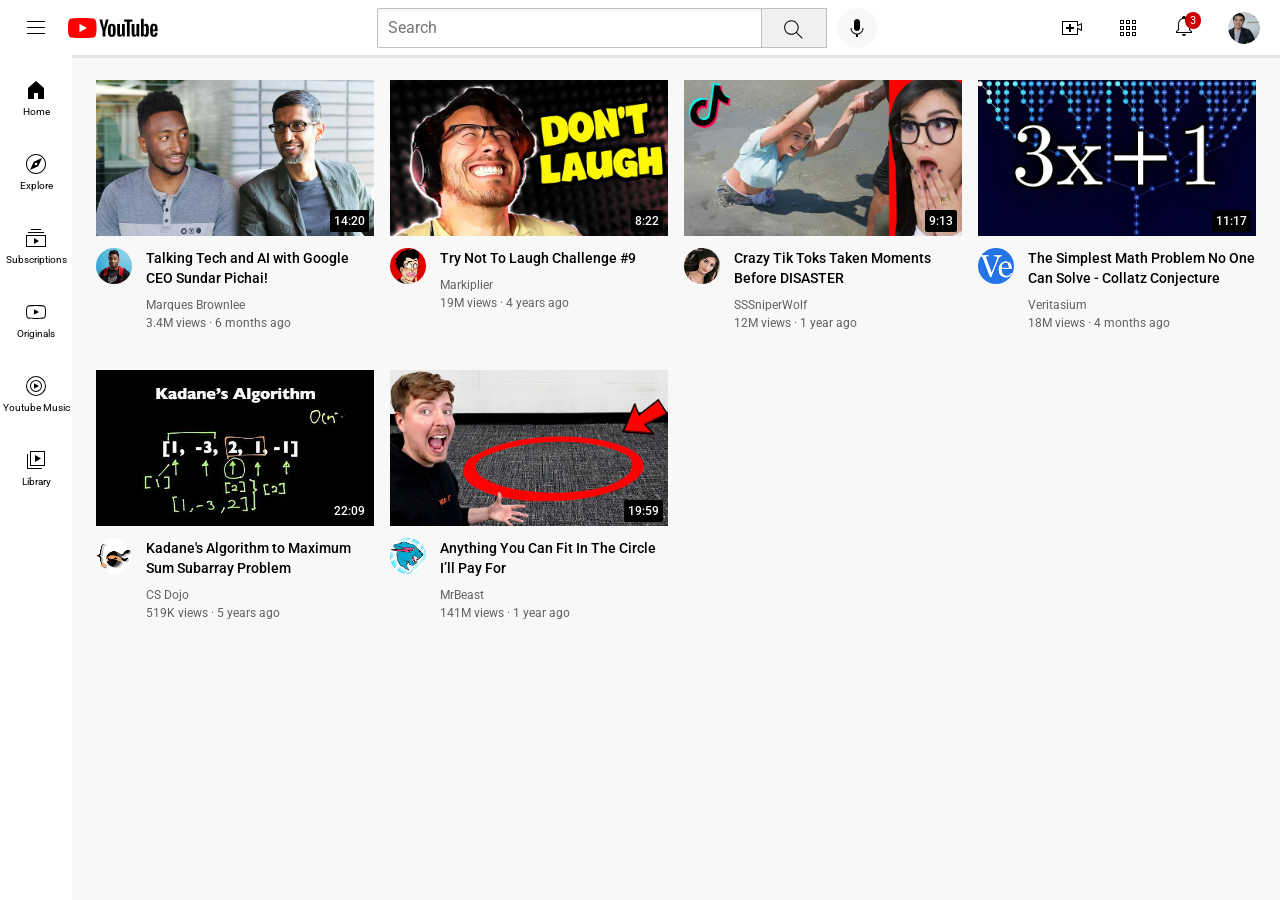
<file: index.html>
<!DOCTYPE html>
<html lang="en">
  <head>
    <link rel="preconnect" href="https://fonts.googleapis.com" />
    <link rel="preconnect" href="https://fonts.gstatic.com" crossorigin />
    <link
      href="https://fonts.googleapis.com/css2?family=Roboto:wght@400;500;700&display=swap"
      rel="stylesheet"
    />
    
    <meta charset="UTF-8" />
    <meta http-equiv="X-UA-Compatible" content="IE=edge" />
    <meta name="viewport" content="width=device-width, initial-scale=1.0" />
    <title>Youtube clone</title>

    <link rel="stylesheet" href="general.css" />
    <link rel="stylesheet" href="header.css" />
    <link rel="stylesheet" href="video.css" />
    <link rel="stylesheet" href="sidebar.css" />
  </head>
  <body>
    <div class="header">
      <div class="left-section">
        <img class="hamburger-menu" src="icons/hamburger-menu.svg" alt="" />
        <img class="youtube-logo" src="icons/youtube-logo.svg" alt="" />
      </div>
      <div class="middle-section">
        <input class="search-bar" type="text" placeholder="Search" />
        <button class="search-button">
          <img class="search-icon" src="icons/search.svg" alt="" />
          <div class="tooltip">Search</div>
        </button>
        <button class="voice-search-button">
          <img
            class="voice-search-icon"
            src="icons/voice-search-icon.svg"
            alt=""
          />
          <div class="tooltip">Voice Search</div>
        </button>
      </div>
      <div class="right-section">
        <div class="upload-icon-container">
          <img class="upload-icon" src="icons/upload.svg" alt="" />
          <div class="tooltip">Create</div>
        </div>
        <img class="youtube-apps-icon" src="icons/youtube-apps.svg" alt="" />
        <div class="notification-icon-container">
          <img
            class="notifications-app-icon"
            src="icons/notifications.svg"
            alt=""
          />
          <div class="notifications-count">3</div>
        </div>
        <img
          class="current-user-picture"
          src="channel-pictures/my-channel.jpeg"
          alt=""
        />
      </div>
    </div>

    <div class="sidebar">
      <div class="sidebar-link bi bi-alexa">
        <img src="icons/home.svg" alt="" />
        <!-- <i class="bi bi-alexa"></i> -->
        <div>Home</div>
      </div>
      <div class="sidebar-link">
        <img src="icons/explore.svg" alt="" />
        <div>Explore</div>
      </div>
      <div class="sidebar-link">
        <img src="icons/subscriptions.svg" alt="" />
        <div>Subscriptions</div>
      </div>
      <div class="sidebar-link">
        <img src="icons/originals.svg" alt="" />
        <div>Originals</div>
      </div>
      <div class="sidebar-link">
        <img src="icons/youtube-music.svg" alt="" />
        <div>Youtube Music</div>
      </div>
      <div class="sidebar-link">
        <img src="icons/library.svg" alt="" />
        <div>Library</div>
      </div>
    </div>

    <div class="video-grid">
      <div class="video-preview">
        <div class="thumbnail-row">
          <img class="thumbnail" src="images/thumbnail-1.webp" alt="" />
          <div class="video-time">14:20</div>
        </div>
        <div class="video-info-grid">
          <div class="channel-picture">
            <img
              class="profile-picture"
              src="channel-pictures/channel-1.jpeg"
              alt=""
            />
          </div>
          <div class="video-info">
            <p class="video-tittle">
              Talking Tech and AI with Google CEO Sundar Pichai!
            </p>
            <p class="video-author">Marques Brownlee</p>
            <p class="video-stats">3.4M views · 6 months ago</p>
          </div>
        </div>
      </div>

      <div class="video-preview">
        <div class="thumbnail-row">
          <img class="thumbnail" src="images/thumbnail-2.webp" alt="" />
          <div class="video-time">8:22</div>
        </div>
        <div class="video-info-grid">
          <div class="channel-picture">
            <img
              class="profile-picture"
              src="channel-pictures/channel-2.jpeg"
              alt=""
            />
          </div>
          <div class="video-info">
            <p class="video-tittle">Try Not To Laugh Challenge #9</p>
            <p class="video-author">Markiplier</p>
            <p class="video-stats">19M views · 4 years ago</p>
          </div>
        </div>
      </div>

      <div class="video-preview">
        <div class="thumbnail-row">
          <img class="thumbnail" src="images/thumbnail-3.webp" alt="" />
          <div class="video-time">9:13</div>
        </div>
        <div class="video-info-grid">
          <div class="channel-picture">
            <img
              class="profile-picture"
              src="channel-pictures/channel-3.jpeg"
              alt=""
            />
          </div>
          <div class="video-info">
            <p class="video-tittle">
              Crazy Tik Toks Taken Moments Before DISASTER
            </p>
            <p class="video-author">SSSniperWolf</p>
            <p class="video-stats">12M views · 1 year ago</p>
          </div>
        </div>
      </div>

      <div class="video-preview">
        <div class="thumbnail-row">
          <img class="thumbnail" src="images/thumbnail-4.webp" alt="" />
          <div class="video-time">11:17</div>
        </div>
        <div class="video-info-grid">
          <div class="channel-picture">
            <img
              class="profile-picture"
              src="channel-pictures/channel-4.jpeg"
              alt=""
            />
          </div>
          <div class="video-info">
            <p class="video-tittle">
              The Simplest Math Problem No One Can Solve - Collatz Conjecture
            </p>
            <p class="video-author">Veritasium</p>
            <p class="video-stats">18M views · 4 months ago</p>
          </div>
        </div>
      </div>

      <div class="video-preview">
        <div class="thumbnail-row">
          <img class="thumbnail" src="images/thumbnail-5.webp" alt="" />
          <div class="video-time">22:09</div>
        </div>
        <div class="video-info-grid">
          <div class="channel-picture">
            <img
              class="profile-picture"
              src="channel-pictures/channel-5.jpeg"
              alt=""
            />
          </div>
          <div class="video-info">
            <p class="video-tittle">
              Kadane's Algorithm to Maximum Sum Subarray Problem
            </p>
            <p class="video-author">CS Dojo</p>
            <p class="video-stats">519K views · 5 years ago</p>
          </div>
        </div>
      </div>

      <div class="video-preview">
        <div class="thumbnail-row">
          <img class="thumbnail" src="images/thumbnail-6.webp" alt="" />
          <div class="video-time">19:59</div>
        </div>
        <div class="video-info-grid">
          <div class="channel-picture">
            <img
              class="profile-picture"
              src="channel-pictures/channel-6.jpeg"
              alt=""
            />
          </div>
          <div class="video-info">
            <p class="video-tittle">
              Anything You Can Fit In The Circle I’ll Pay For
            </p>
            <p class="video-author">MrBeast</p>
            <p class="video-stats">141M views · 1 year ago</p>
          </div>
        </div>
      </div>
    </div>
  </body>
</html>
</file>
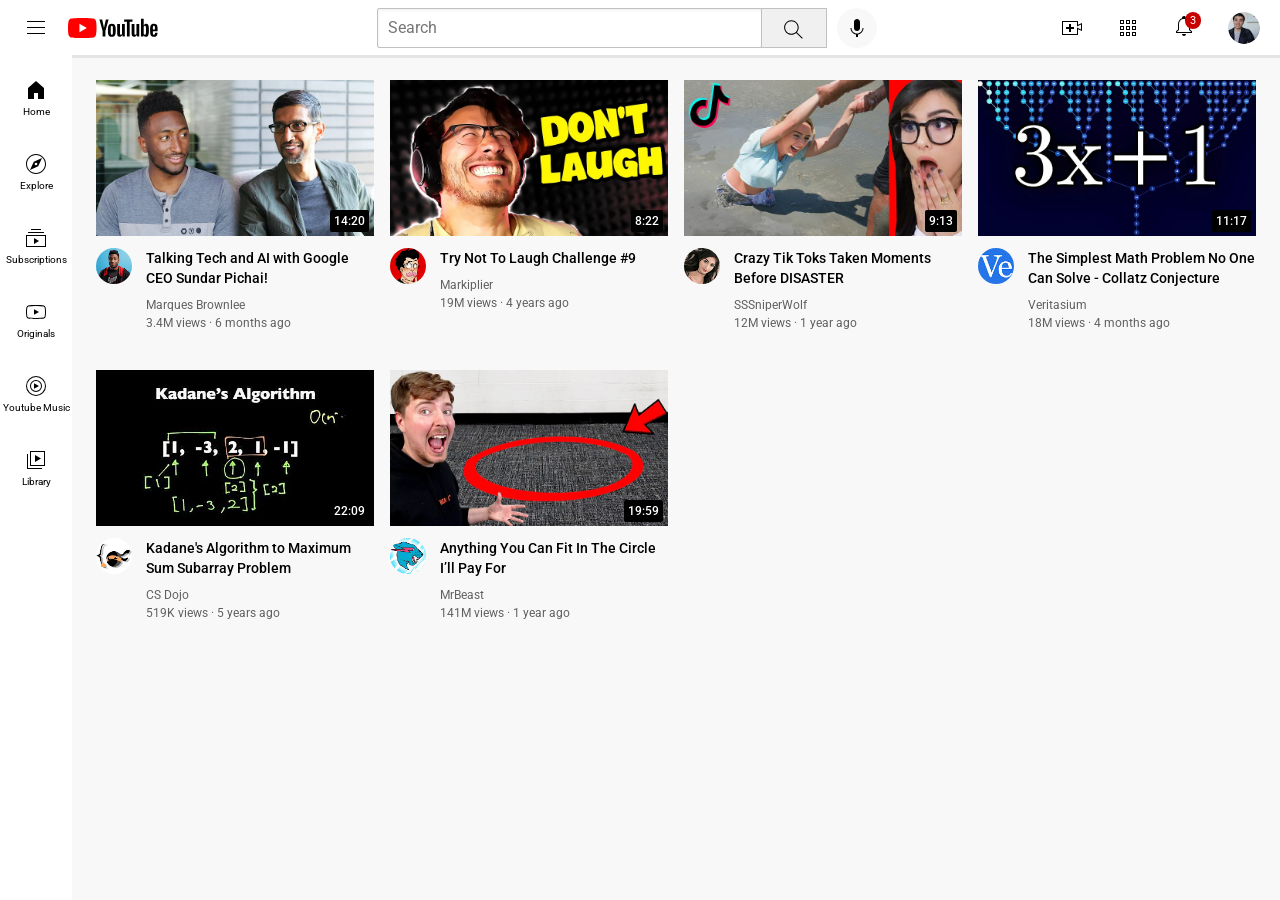
<file: youtube.html>
<!DOCTYPE html>
<html lang="en">
  <head>
    <link rel="preconnect" href="https://fonts.googleapis.com" />
    <link rel="preconnect" href="https://fonts.gstatic.com" crossorigin />
    <link
      href="https://fonts.googleapis.com/css2?family=Roboto:wght@400;500;700&display=swap"
      rel="stylesheet"
    />
    
    <meta charset="UTF-8" />
    <meta http-equiv="X-UA-Compatible" content="IE=edge" />
    <meta name="viewport" content="width=device-width, initial-scale=1.0" />
    <title>Youtube clone</title>

    <link rel="stylesheet" href="styles/general.css" />
    <link rel="stylesheet" href="styles/header.css" />
    <link rel="stylesheet" href="styles/video.css" />
    <link rel="stylesheet" href="styles/sidebar.css" />
  </head>
  <body>
    <div class="header">
      <div class="left-section">
        <img class="hamburger-menu" src="icons/hamburger-menu.svg" alt="" />
        <img class="youtube-logo" src="icons/youtube-logo.svg" alt="" />
      </div>
      <div class="middle-section">
        <input class="search-bar" type="text" placeholder="Search" />
        <button class="search-button">
          <img class="search-icon" src="icons/search.svg" alt="" />
          <div class="tooltip">Search</div>
        </button>
        <button class="voice-search-button">
          <img
            class="voice-search-icon"
            src="icons/voice-search-icon.svg"
            alt=""
          />
          <div class="tooltip">Voice Search</div>
        </button>
      </div>
      <div class="right-section">
        <div class="upload-icon-container">
          <img class="upload-icon" src="icons/upload.svg" alt="" />
          <div class="tooltip">Create</div>
        </div>
        <img class="youtube-apps-icon" src="icons/youtube-apps.svg" alt="" />
        <div class="notification-icon-container">
          <img
            class="notifications-app-icon"
            src="icons/notifications.svg"
            alt=""
          />
          <div class="notifications-count">3</div>
        </div>
        <img
          class="current-user-picture"
          src="channel-pictures/my-channel.jpeg"
          alt=""
        />
      </div>
    </div>

    <div class="sidebar">
      <div class="sidebar-link bi bi-alexa">
        <img src="icons/home.svg" alt="" />
        <!-- <i class="bi bi-alexa"></i> -->
        <div>Home</div>
      </div>
      <div class="sidebar-link">
        <img src="icons/explore.svg" alt="" />
        <div>Explore</div>
      </div>
      <div class="sidebar-link">
        <img src="icons/subscriptions.svg" alt="" />
        <div>Subscriptions</div>
      </div>
      <div class="sidebar-link">
        <img src="icons/originals.svg" alt="" />
        <div>Originals</div>
      </div>
      <div class="sidebar-link">
        <img src="icons/youtube-music.svg" alt="" />
        <div>Youtube Music</div>
      </div>
      <div class="sidebar-link">
        <img src="icons/library.svg" alt="" />
        <div>Library</div>
      </div>
    </div>

    <div class="video-grid">
      <div class="video-preview">
        <div class="thumbnail-row">
          <img class="thumbnail" src="images/thumbnail-1.webp" alt="" />
          <div class="video-time">14:20</div>
        </div>
        <div class="video-info-grid">
          <div class="channel-picture">
            <img
              class="profile-picture"
              src="channel-pictures/channel-1.jpeg"
              alt=""
            />
          </div>
          <div class="video-info">
            <p class="video-tittle">
              Talking Tech and AI with Google CEO Sundar Pichai!
            </p>
            <p class="video-author">Marques Brownlee</p>
            <p class="video-stats">3.4M views · 6 months ago</p>
          </div>
        </div>
      </div>

      <div class="video-preview">
        <div class="thumbnail-row">
          <img class="thumbnail" src="images/thumbnail-2.webp" alt="" />
          <div class="video-time">8:22</div>
        </div>
        <div class="video-info-grid">
          <div class="channel-picture">
            <img
              class="profile-picture"
              src="channel-pictures/channel-2.jpeg"
              alt=""
            />
          </div>
          <div class="video-info">
            <p class="video-tittle">Try Not To Laugh Challenge #9</p>
            <p class="video-author">Markiplier</p>
            <p class="video-stats">19M views · 4 years ago</p>
          </div>
        </div>
      </div>

      <div class="video-preview">
        <div class="thumbnail-row">
          <img class="thumbnail" src="images/thumbnail-3.webp" alt="" />
          <div class="video-time">9:13</div>
        </div>
        <div class="video-info-grid">
          <div class="channel-picture">
            <img
              class="profile-picture"
              src="channel-pictures/channel-3.jpeg"
              alt=""
            />
          </div>
          <div class="video-info">
            <p class="video-tittle">
              Crazy Tik Toks Taken Moments Before DISASTER
            </p>
            <p class="video-author">SSSniperWolf</p>
            <p class="video-stats">12M views · 1 year ago</p>
          </div>
        </div>
      </div>

      <div class="video-preview">
        <div class="thumbnail-row">
          <img class="thumbnail" src="images/thumbnail-4.webp" alt="" />
          <div class="video-time">11:17</div>
        </div>
        <div class="video-info-grid">
          <div class="channel-picture">
            <img
              class="profile-picture"
              src="channel-pictures/channel-4.jpeg"
              alt=""
            />
          </div>
          <div class="video-info">
            <p class="video-tittle">
              The Simplest Math Problem No One Can Solve - Collatz Conjecture
            </p>
            <p class="video-author">Veritasium</p>
            <p class="video-stats">18M views · 4 months ago</p>
          </div>
        </div>
      </div>

      <div class="video-preview">
        <div class="thumbnail-row">
          <img class="thumbnail" src="images/thumbnail-5.webp" alt="" />
          <div class="video-time">22:09</div>
        </div>
        <div class="video-info-grid">
          <div class="channel-picture">
            <img
              class="profile-picture"
              src="channel-pictures/channel-5.jpeg"
              alt=""
            />
          </div>
          <div class="video-info">
            <p class="video-tittle">
              Kadane's Algorithm to Maximum Sum Subarray Problem
            </p>
            <p class="video-author">CS Dojo</p>
            <p class="video-stats">519K views · 5 years ago</p>
          </div>
        </div>
      </div>

      <div class="video-preview">
        <div class="thumbnail-row">
          <img class="thumbnail" src="images/thumbnail-6.webp" alt="" />
          <div class="video-time">19:59</div>
        </div>
        <div class="video-info-grid">
          <div class="channel-picture">
            <img
              class="profile-picture"
              src="channel-pictures/channel-6.jpeg"
              alt=""
            />
          </div>
          <div class="video-info">
            <p class="video-tittle">
              Anything You Can Fit In The Circle I’ll Pay For
            </p>
            <p class="video-author">MrBeast</p>
            <p class="video-stats">141M views · 1 year ago</p>
          </div>
        </div>
      </div>
    </div>
  </body>
</html>
</file>
<file: general.css>
p {
    font-family: Roboto, Arial;
    margin-top: 0;
    margin-bottom: 0;
  }
  body{
    margin: 0;
    padding-top: 80px;
    padding-left: 96px;
    padding-right: 24px;
    background-color: rgb(248, 248, 248);

  }
</file>
<file: header.css>
.header{
    height: 55px;
    display: flex;
    flex-direction: row;
    justify-content: space-between;

    position: fixed;
    top: 0;
    left: 0;
    right: 0;
    z-index: 100;
    background-color: white;
    border-bottom-width: 1 px;
    border-bottom-style: solid;
    border-bottom-color: rgb(228, 228, 228);
}
.left-section{
    display: flex;
    align-items: center;
}
.middle-section{
    display: flex;
    align-items: center;
    flex: 1;
    margin-left: 70px;
    margin-right: 35px;
    max-width: 500px;
}
.right-section{
    display: flex;
    align-items: center;
    justify-content: space-between;
    width: 200px;
    margin-right: 20px;
    flex-shrink: 0;
}
.hamburger-menu{
    height: 24px;
    margin-left: 24px;
    margin-right: 20px;
}
.youtube-logo{
    height: 20px;
}
.search-bar{
    flex: 1;
    width: 0;
    height: 36px;
    padding-left: 10px;
    font-size: 16px;
    border-width: 1px;
    border-style: solid;
    border-color: rgb(192, 192, 192);
    border-radius: 2px;
    box-shadow: inset 1px 2px 3px rgba(0, 0, 0, 0.05)
    
}
.search-bar::placeholder{
    font-family: Roboto,Arial;
    font-size: 16px;
}
.search-button{
    height: 40px;
    width: 66px;
    background-color: rgb(240, 240, 240);
    border-width: 1px;
    border-style: solid;
    border-color: rgb(192, 192, 192);
    margin-left: -1px;
    margin-right: 10px;
}
.search-button,
.voice-search-button,
.upload-icon-container{
    display: flex;
    justify-content: center;
    align-items: center;
    position: relative;
}

.search-button .tooltip,
.voice-search-button .tooltip,
.upload-icon-container .tooltip{
    font-family: Roboto,Arial;
    position: absolute;
    background-color: gray;
    color: white;
    padding-top: 4px;
    padding-bottom: 4px;
    padding-left: 8px;
    padding-right: 8px;
    border-radius: 2px;
    font-size: 12px;
    bottom: -30px;
    opacity: 0;
    transition: opacity 0.35s;
    pointer-events: none;
    white-space: nowrap;
}

.search-button:hover .tooltip,
.voice-search-button:hover .tooltip,
.upload-icon-container:hover .tooltip
{
    opacity: 1;
}

.search-icon{
    height: 25px;
    margin-top: 4px;
}
.voice-search-button{
    height: 40px;
    width: 40px;
    border-radius: 20px;
    border: none;
    background-color: rgb(248, 248, 248);
}

.voice-search-icon{
    height: 24px;
}

.upload-icon{
    height: 24px;
}
.youtube-apps-icon{
    height: 24px;
}
.notifications-app-icon{
    height: 24px;
}
.notification-icon-container{
    position: relative;
}
.notifications-count{
    position: absolute;
    top: -2px;
    right: -5px;
    background-color: rgb(200, 0, 0);
    color: white;
    font-family: Roboto,Arial;
    font-size: 11px;
    padding-left: 5px;
    padding-right: 5px;
    padding-top: 2px;
    padding-bottom: 2px;
    border-radius: 10px;
}
.current-user-picture{
    height: 32px;
    border-radius: 16px;
}
</file>
<file: video.css>
.thumbnail {
    width: 100%;
  }
  .video-tittle {
    margin-top: 0;
    font-size: 14px;
    font-weight: 500;
    line-height: 20px;
    margin-bottom: 10px;
  }
  .video-info-grid {
    display: grid;
    grid-template-columns: 50px 1fr;
  }
  .profile-picture {
    width: 36px;
    border-radius: 20px;
  }
  .thumbnail-row {
    margin-bottom: 8px;
    position: relative;
  }
  .video-author,
  .video-stats {
    font-size: 12px;
    color: rgb(96, 96, 96);
  }
  .video-author {
    margin-bottom: 4px;
  }
  .video-grid {
    display: grid;
    grid-template-columns: 1fr 1fr 1fr;
    column-gap: 16px;
    row-gap: 40px;
  }
  @media (max-width: 750px){
    .video-grid{
        grid-template-columns: 1fr 1fr;
    }
  }

  @media (min-width: 751px) and (max-width: 999px){
    .video-grid{
        grid-template-columns: 1fr 1fr 1fr;
    }
  }
    
  @media (min-width: 1000px){
    .video-grid{
        grid-template-columns: 1fr 1fr 1fr 1fr;
    }
  }

  .video-time{
    font-family: Roboto,Arial;
    font-size: 12px;
    font-weight: 500;
    padding-left: 4px;
    padding-right: 4px;
    padding-top: 4px;
    padding-bottom: 4px;
    border-radius: 2px;
    background-color: black;
    color: white;
    position: absolute;
    bottom: 8px;
    right: 5px;
  }
</file>
<file: sidebar.css>
.sidebar{
    position: fixed;
    left: 0;
    bottom: 0;
    top: 55px;
    background-color: white;
    width: 72px;
    z-index: 200;
    padding-top: 5px ;
}
.sidebar-link{
    height: 74px;
    display: flex;
    justify-content: center;
    align-items: center;
    flex-direction: column;
    cursor: pointer;
}
.sidebar-link:hover{
    background-color: rgb(235, 235, 235);
}

.sidebar-link img{
    height: 24px;
    margin-bottom: 4px;
}
.sidebar-link div{
    font-family: Roboto,Arial;
    font-size: 10px;
}
</file>
<file: styles/general.css>
p {
    font-family: Roboto, Arial;
    margin-top: 0;
    margin-bottom: 0;
  }
  body{
    margin: 0;
    padding-top: 80px;
    padding-left: 96px;
    padding-right: 24px;
    background-color: rgb(248, 248, 248);

  }
</file>
<file: styles/header.css>
.header{
    height: 55px;
    display: flex;
    flex-direction: row;
    justify-content: space-between;

    position: fixed;
    top: 0;
    left: 0;
    right: 0;
    z-index: 100;
    background-color: white;
    border-bottom-width: 1 px;
    border-bottom-style: solid;
    border-bottom-color: rgb(228, 228, 228);
}
.left-section{
    display: flex;
    align-items: center;
}
.middle-section{
    display: flex;
    align-items: center;
    flex: 1;
    margin-left: 70px;
    margin-right: 35px;
    max-width: 500px;
}
.right-section{
    display: flex;
    align-items: center;
    justify-content: space-between;
    width: 200px;
    margin-right: 20px;
    flex-shrink: 0;
}
.hamburger-menu{
    height: 24px;
    margin-left: 24px;
    margin-right: 20px;
}
.youtube-logo{
    height: 20px;
}
.search-bar{
    flex: 1;
    width: 0;
    height: 36px;
    padding-left: 10px;
    font-size: 16px;
    border-width: 1px;
    border-style: solid;
    border-color: rgb(192, 192, 192);
    border-radius: 2px;
    box-shadow: inset 1px 2px 3px rgba(0, 0, 0, 0.05)
    
}
.search-bar::placeholder{
    font-family: Roboto,Arial;
    font-size: 16px;
}
.search-button{
    height: 40px;
    width: 66px;
    background-color: rgb(240, 240, 240);
    border-width: 1px;
    border-style: solid;
    border-color: rgb(192, 192, 192);
    margin-left: -1px;
    margin-right: 10px;
}
.search-button,
.voice-search-button,
.upload-icon-container{
    display: flex;
    justify-content: center;
    align-items: center;
    position: relative;
}

.search-button .tooltip,
.voice-search-button .tooltip,
.upload-icon-container .tooltip{
    font-family: Roboto,Arial;
    position: absolute;
    background-color: gray;
    color: white;
    padding-top: 4px;
    padding-bottom: 4px;
    padding-left: 8px;
    padding-right: 8px;
    border-radius: 2px;
    font-size: 12px;
    bottom: -30px;
    opacity: 0;
    transition: opacity 0.35s;
    pointer-events: none;
    white-space: nowrap;
}

.search-button:hover .tooltip,
.voice-search-button:hover .tooltip,
.upload-icon-container:hover .tooltip
{
    opacity: 1;
}

.search-icon{
    height: 25px;
    margin-top: 4px;
}
.voice-search-button{
    height: 40px;
    width: 40px;
    border-radius: 20px;
    border: none;
    background-color: rgb(248, 248, 248);
}

.voice-search-icon{
    height: 24px;
}

.upload-icon{
    height: 24px;
}
.youtube-apps-icon{
    height: 24px;
}
.notifications-app-icon{
    height: 24px;
}
.notification-icon-container{
    position: relative;
}
.notifications-count{
    position: absolute;
    top: -2px;
    right: -5px;
    background-color: rgb(200, 0, 0);
    color: white;
    font-family: Roboto,Arial;
    font-size: 11px;
    padding-left: 5px;
    padding-right: 5px;
    padding-top: 2px;
    padding-bottom: 2px;
    border-radius: 10px;
}
.current-user-picture{
    height: 32px;
    border-radius: 16px;
}
</file>
<file: styles/video.css>
.thumbnail {
    width: 100%;
  }
  .video-tittle {
    margin-top: 0;
    font-size: 14px;
    font-weight: 500;
    line-height: 20px;
    margin-bottom: 10px;
  }
  .video-info-grid {
    display: grid;
    grid-template-columns: 50px 1fr;
  }
  .profile-picture {
    width: 36px;
    border-radius: 20px;
  }
  .thumbnail-row {
    margin-bottom: 8px;
    position: relative;
  }
  .video-author,
  .video-stats {
    font-size: 12px;
    color: rgb(96, 96, 96);
  }
  .video-author {
    margin-bottom: 4px;
  }
  .video-grid {
    display: grid;
    grid-template-columns: 1fr 1fr 1fr;
    column-gap: 16px;
    row-gap: 40px;
  }
  @media (max-width: 750px){
    .video-grid{
        grid-template-columns: 1fr 1fr;
    }
  }

  @media (min-width: 751px) and (max-width: 999px){
    .video-grid{
        grid-template-columns: 1fr 1fr 1fr;
    }
  }
    
  @media (min-width: 1000px){
    .video-grid{
        grid-template-columns: 1fr 1fr 1fr 1fr;
    }
  }

  .video-time{
    font-family: Roboto,Arial;
    font-size: 12px;
    font-weight: 500;
    padding-left: 4px;
    padding-right: 4px;
    padding-top: 4px;
    padding-bottom: 4px;
    border-radius: 2px;
    background-color: black;
    color: white;
    position: absolute;
    bottom: 8px;
    right: 5px;
  }
</file>
<file: styles/sidebar.css>
.sidebar{
    position: fixed;
    left: 0;
    bottom: 0;
    top: 55px;
    background-color: white;
    width: 72px;
    z-index: 200;
    padding-top: 5px ;
}
.sidebar-link{
    height: 74px;
    display: flex;
    justify-content: center;
    align-items: center;
    flex-direction: column;
    cursor: pointer;
}
.sidebar-link:hover{
    background-color: rgb(235, 235, 235);
}

.sidebar-link img{
    height: 24px;
    margin-bottom: 4px;
}
.sidebar-link div{
    font-family: Roboto,Arial;
    font-size: 10px;
}
</file>
